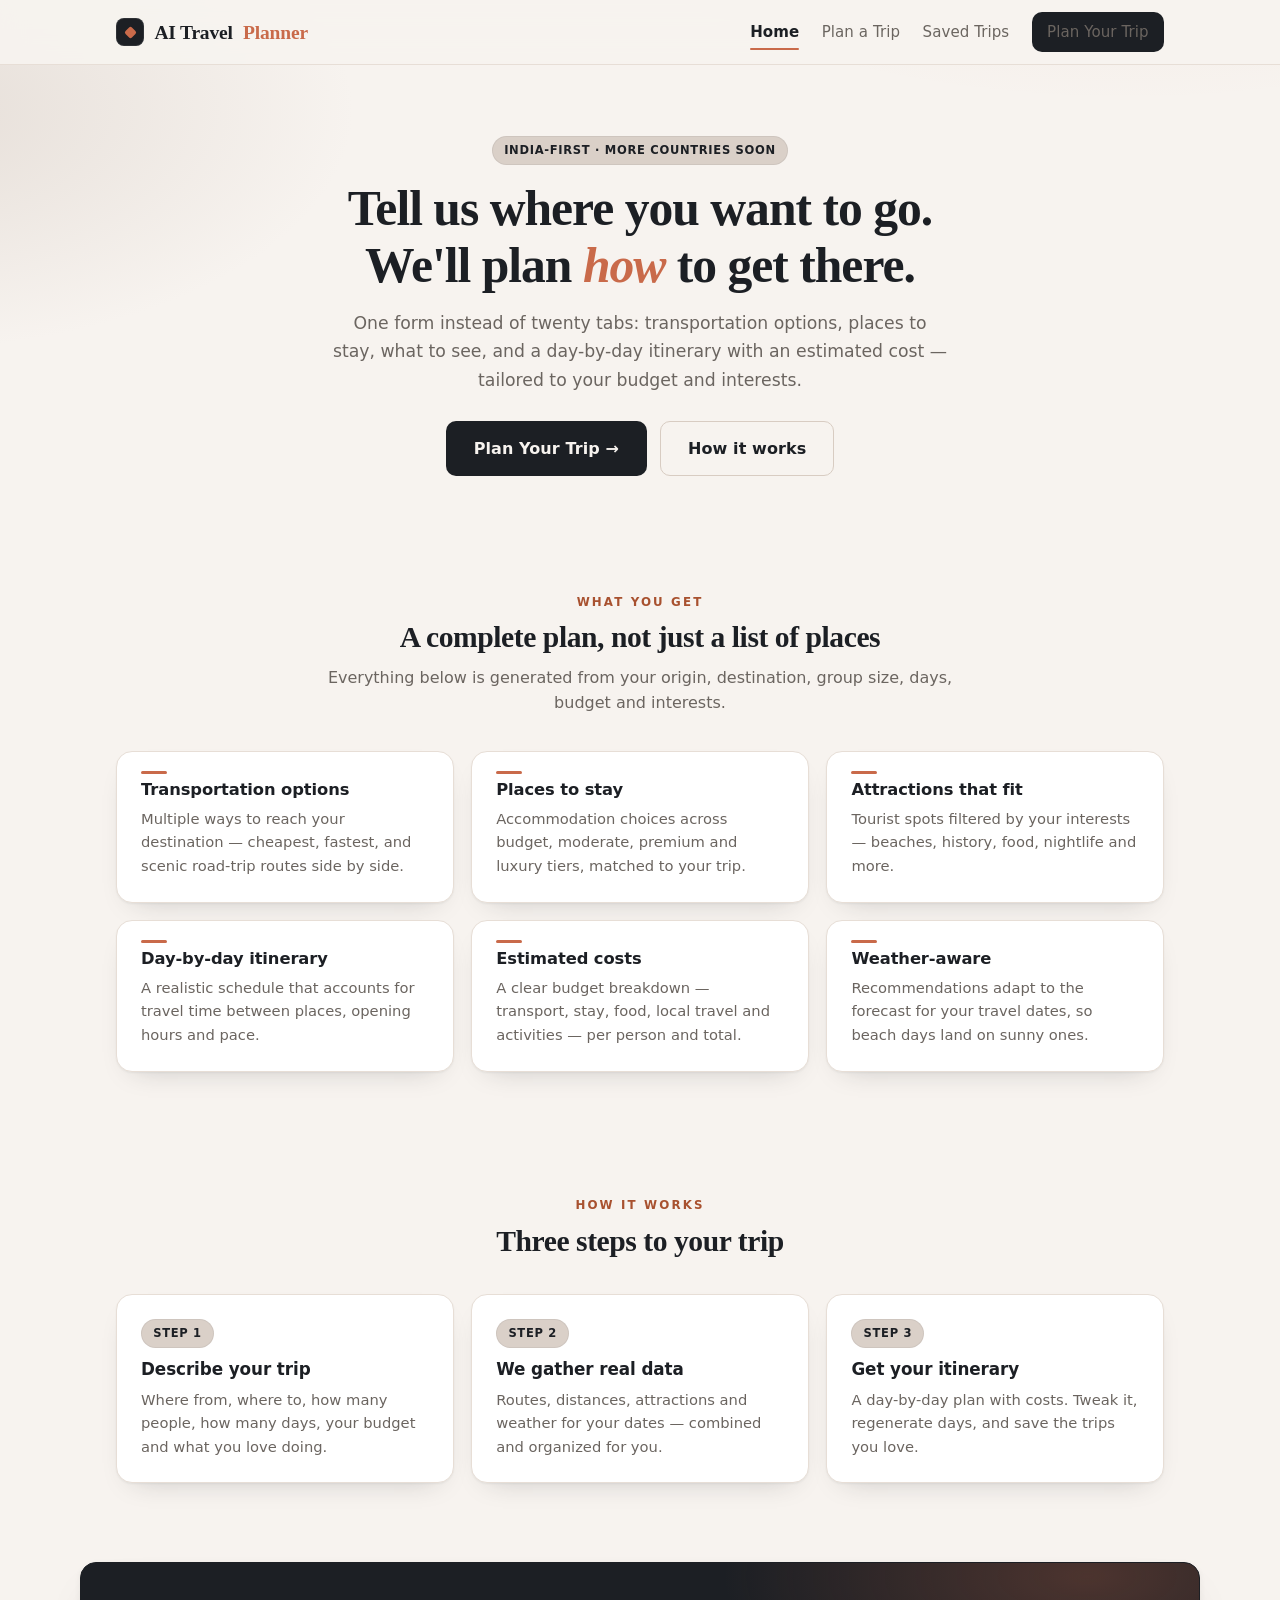
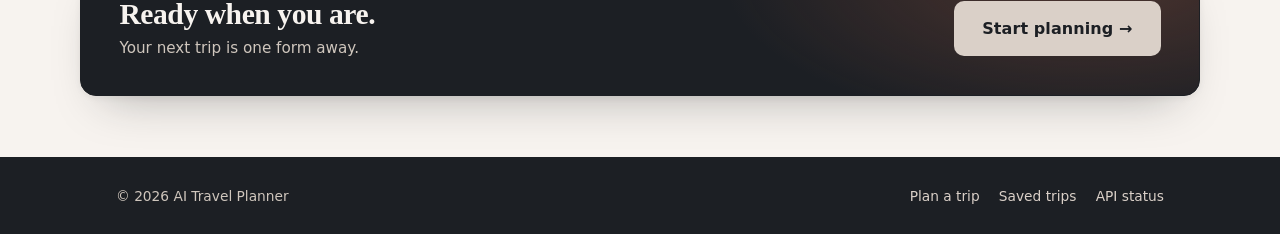
<file: client/index.html>
<!DOCTYPE html>
<html lang="en">
<head>
  <meta charset="UTF-8" />
  <meta name="viewport" content="width=device-width, initial-scale=1.0" />
  <title>AI Travel Planner — Plan smarter trips across India</title>
  <meta name="description" content="Enter where you're leaving from, where you're going, and your budget. Get transportation options, stays, attractions and a day-by-day itinerary." />
  <link rel="stylesheet" href="css/global.css" />
  <link rel="stylesheet" href="css/responsive.css" />
</head>
<body>
  <header class="site-header">
    <div class="container">
      <a class="logo" href="index.html">
        <span class="logo-mark" aria-hidden="true"></span> AI Travel <em>Planner</em>
      </a>
      <nav class="main-nav" id="main-nav">
        <a href="index.html">Home</a>
        <a href="pages/planner.html">Plan a Trip</a>
        <a href="pages/saved-trips.html">Saved Trips</a>
        <a class="btn btn-primary btn-sm nav-cta" href="pages/planner.html">Plan Your Trip</a>
      </nav>
      <button class="nav-toggle" type="button" aria-expanded="false" aria-controls="main-nav" aria-label="Menu">
        <span class="bar"></span>
        <span class="bar"></span>
        <span class="bar"></span>
      </button>
    </div>
  </header>

  <main>
    <!-- Hero -->
    <section class="hero">
      <div class="container hero-inner">
        <span class="badge">India-first · more countries soon</span>
        <h1>Tell us where you want to go.<br />We'll plan <em>how</em> to get there.</h1>
        <p class="hero-sub">
          One form instead of twenty tabs: transportation options, places to stay,
          what to see, and a day-by-day itinerary with an estimated cost —
          tailored to your budget and interests.
        </p>
        <div class="hero-actions">
          <a class="btn btn-primary btn-lg" href="pages/planner.html">Plan Your Trip →</a>
          <a class="btn btn-ghost btn-lg" href="#how-it-works">How it works</a>
        </div>
      </div>
    </section>

    <!-- What you get -->
    <section class="section">
      <div class="container">
        <div class="section-head">
          <span class="eyebrow">What you get</span>
          <h2>A complete plan, not just a list of places</h2>
          <p>Everything below is generated from your origin, destination, group size, days, budget and interests.</p>
        </div>
        <div class="grid grid-3 feature-grid">
          <div class="card">
            <h3>Transportation options</h3>
            <p>Multiple ways to reach your destination — cheapest, fastest, and scenic road-trip routes side by side.</p>
          </div>
          <div class="card">
            <h3>Places to stay</h3>
            <p>Accommodation choices across budget, moderate, premium and luxury tiers, matched to your trip.</p>
          </div>
          <div class="card">
            <h3>Attractions that fit</h3>
            <p>Tourist spots filtered by your interests — beaches, history, food, nightlife and more.</p>
          </div>
          <div class="card">
            <h3>Day-by-day itinerary</h3>
            <p>A realistic schedule that accounts for travel time between places, opening hours and pace.</p>
          </div>
          <div class="card">
            <h3>Estimated costs</h3>
            <p>A clear budget breakdown — transport, stay, food, local travel and activities — per person and total.</p>
          </div>
          <div class="card">
            <h3>Weather-aware</h3>
            <p>Recommendations adapt to the forecast for your travel dates, so beach days land on sunny ones.</p>
          </div>
        </div>
      </div>
    </section>

    <!-- How it works -->
    <section class="section" id="how-it-works">
      <div class="container">
        <div class="section-head">
          <span class="eyebrow">How it works</span>
          <h2>Three steps to your trip</h2>
        </div>
        <div class="grid grid-3 hero-steps">
          <div class="card">
            <span class="badge">Step 1</span>
            <h3>Describe your trip</h3>
            <p>Where from, where to, how many people, how many days, your budget and what you love doing.</p>
          </div>
          <div class="card">
            <span class="badge">Step 2</span>
            <h3>We gather real data</h3>
            <p>Routes, distances, attractions and weather for your dates — combined and organized for you.</p>
          </div>
          <div class="card">
            <span class="badge">Step 3</span>
            <h3>Get your itinerary</h3>
            <p>A day-by-day plan with costs. Tweak it, regenerate days, and save the trips you love.</p>
          </div>
        </div>
      </div>
    </section>

    <!-- CTA -->
    <section class="section cta-band">
      <div class="container cta-inner">
        <div>
          <h2>Ready when you are.</h2>
          <p>Your next trip is one form away.</p>
        </div>
        <a class="btn btn-primary btn-lg" href="pages/planner.html">Start planning →</a>
      </div>
    </section>
  </main>

  <footer class="site-footer">
    <div class="container">
      <span>© <span data-year>2026</span> AI Travel Planner</span>
      <nav>
        <a href="pages/planner.html">Plan a trip</a>
        <a href="pages/saved-trips.html">Saved trips</a>
        <a href="/api/health">API status</a>
      </nav>
    </div>
  </footer>

  <script src="js/utils.js"></script>
  <script src="js/api.js"></script>
  <script src="js/app.js"></script>
</body>
</html>
</file>
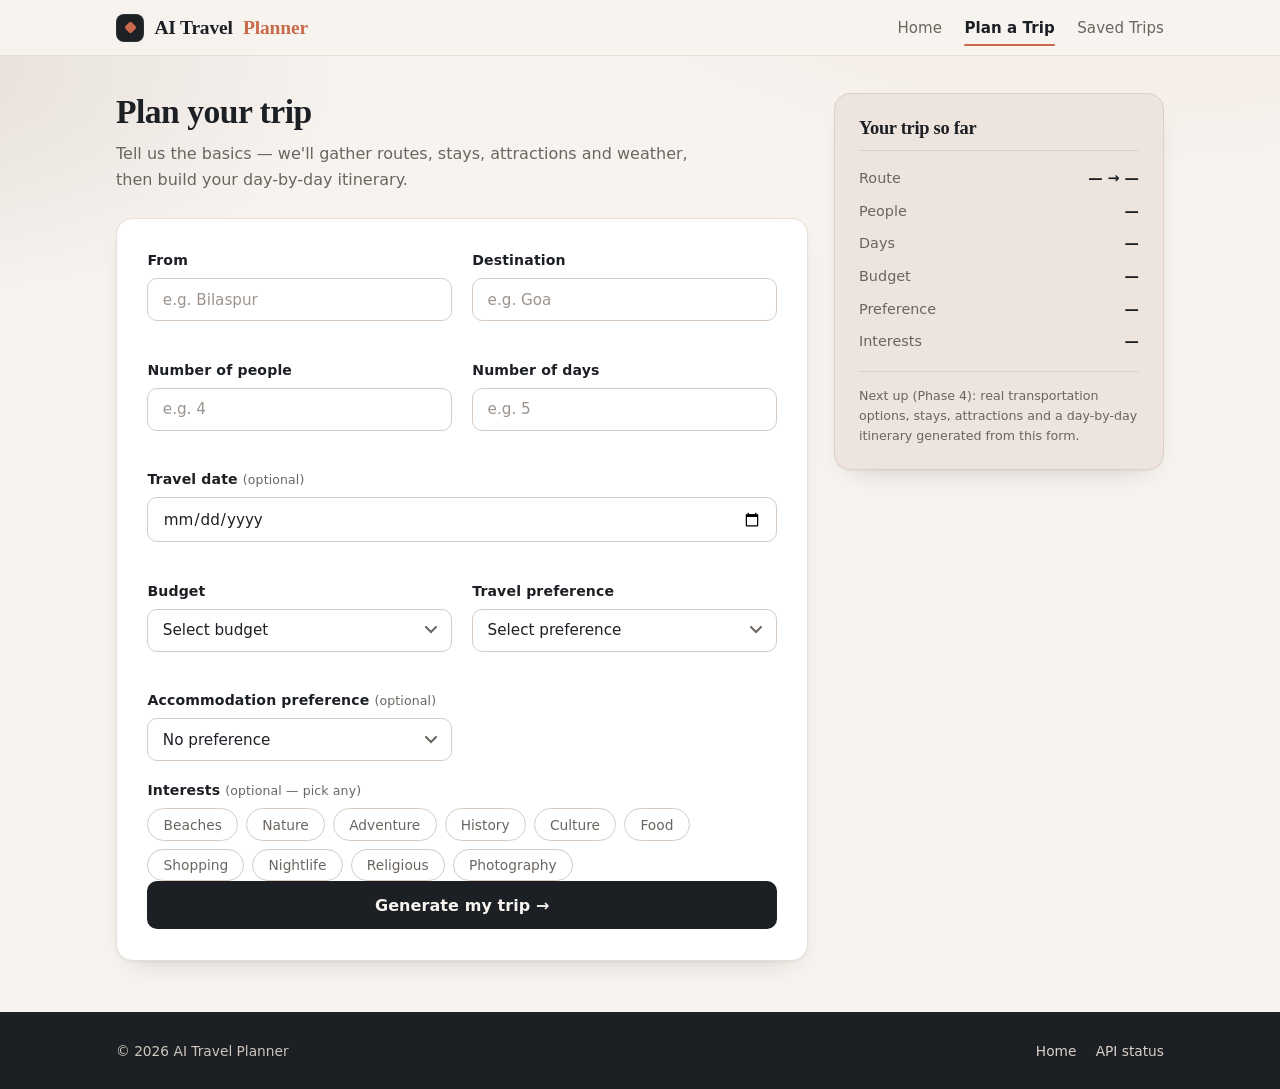
<file: client/pages/planner.html>
<!DOCTYPE html>
<html lang="en">
<head>
  <meta charset="UTF-8" />
  <meta name="viewport" content="width=device-width, initial-scale=1.0" />
  <title>Plan Your Trip — AI Travel Planner</title>
  <link rel="stylesheet" href="../css/global.css" />
  <link rel="stylesheet" href="../css/planner.css" />
  <link rel="stylesheet" href="../css/responsive.css" />
</head>
<body>
  <header class="site-header">
    <div class="container">
      <a class="logo" href="../index.html">
        <span class="logo-mark" aria-hidden="true"></span> AI Travel <em>Planner</em>
      </a>
      <nav class="main-nav" id="main-nav">
        <a href="../index.html">Home</a>
        <a href="planner.html">Plan a Trip</a>
        <a href="saved-trips.html">Saved Trips</a>
      </nav>
      <button class="nav-toggle" type="button" aria-expanded="false" aria-controls="main-nav" aria-label="Menu">
        <span class="bar"></span>
        <span class="bar"></span>
        <span class="bar"></span>
      </button>
    </div>
  </header>

  <main class="container">
    <div class="planner-layout">
      <!-- Form column -->
      <div>
        <div class="planner-intro">
          <h1>Plan your trip</h1>
          <p>Tell us the basics — we'll gather routes, stays, attractions and weather, then build your day-by-day itinerary.</p>
        </div>

        <form id="trip-form" class="card trip-form" novalidate>
          <div class="form-grid">
            <div class="form-field">
              <label for="from">From</label>
              <div class="suggest-wrap">
                <input type="text" id="from" name="from" placeholder="e.g. Bilaspur" autocomplete="off" />
                <ul class="suggest-list" role="listbox" hidden></ul>
              </div>
              <p class="field-error" id="err-from" aria-live="polite"></p>
            </div>

            <div class="form-field">
              <label for="to">Destination</label>
              <div class="suggest-wrap">
                <input type="text" id="to" name="to" placeholder="e.g. Goa" autocomplete="off" />
                <ul class="suggest-list" role="listbox" hidden></ul>
              </div>
              <p class="field-error" id="err-to" aria-live="polite"></p>
            </div>

            <div class="form-field">
              <label for="people">Number of people</label>
              <input type="number" id="people" name="people" min="1" max="20" step="1" placeholder="e.g. 4" />
              <p class="field-error" id="err-people" aria-live="polite"></p>
            </div>

            <div class="form-field">
              <label for="days">Number of days</label>
              <input type="number" id="days" name="days" min="1" max="30" step="1" placeholder="e.g. 5" />
              <p class="field-error" id="err-days" aria-live="polite"></p>
            </div>

            <div class="form-field span-2">
              <label for="date">Travel date <span class="optional">(optional)</span></label>
              <input type="date" id="date" name="date" />
              <p class="field-error" id="err-date" aria-live="polite"></p>
            </div>

            <div class="form-field">
              <label for="budget">Budget</label>
              <select id="budget" name="budget">
                <option value="" selected disabled>Select budget</option>
                <option value="budget">Budget</option>
                <option value="moderate">Moderate</option>
                <option value="luxury">Luxury</option>
                <option value="custom">Custom</option>
              </select>
              <p class="field-error" id="err-budget" aria-live="polite"></p>
            </div>

            <div class="form-field" id="custom-budget-wrap" hidden>
              <label for="custom-budget">Total budget (₹)</label>
              <input type="number" id="custom-budget" name="customBudget" min="1000" step="500" placeholder="e.g. 40000" />
              <p class="field-error" id="err-custom-budget" aria-live="polite"></p>
            </div>

            <div class="form-field">
              <label for="preference">Travel preference</label>
              <select id="preference" name="preference">
                <option value="" selected disabled>Select preference</option>
                <option value="cheapest">Cheapest</option>
                <option value="fastest">Fastest</option>
                <option value="balanced">Balanced</option>
                <option value="road_trip">Road Trip</option>
              </select>
            </div>

            <div class="form-field">
              <label for="stay">Accommodation preference <span class="optional">(optional)</span></label>
              <select id="stay" name="stay">
                <option value="" selected>No preference</option>
                <option value="budget">Budget</option>
                <option value="moderate">Moderate</option>
                <option value="premium">Premium</option>
                <option value="luxury">Luxury</option>
              </select>
            </div>

            <div class="form-field span-2">
              <label>Interests <span class="optional">(optional — pick any)</span></label>
              <div class="chip-row" id="interest-chips"></div>
            </div>
          </div>

          <div class="form-alert" id="form-alert" hidden></div>

          <button type="submit" class="btn btn-primary btn-lg btn-block" id="submit-btn">
            Generate my trip →
          </button>
        </form>
      </div>

      <!-- Live summary column -->
      <aside class="card trip-summary" aria-live="polite">
        <h2>Your trip so far</h2>
        <ul class="summary-list">
          <li><span class="k">Route</span><span class="v" id="sum-route">—</span></li>
          <li><span class="k">People</span><span class="v" id="sum-people">—</span></li>
          <li><span class="k">Days</span><span class="v" id="sum-days">—</span></li>
          <li><span class="k">Budget</span><span class="v" id="sum-budget">—</span></li>
          <li><span class="k">Preference</span><span class="v" id="sum-preference">—</span></li>
          <li><span class="k">Interests</span><span class="v" id="sum-interests">—</span></li>
        </ul>
        <p class="summary-note">
          Next up (Phase 4): real transportation options, stays, attractions and a
          day-by-day itinerary generated from this form.
        </p>
      </aside>
    </div>
  </main>

  <footer class="site-footer">
    <div class="container">
      <span>© <span data-year>2026</span> AI Travel Planner</span>
      <nav>
        <a href="../index.html">Home</a>
        <a href="/api/health">API status</a>
      </nav>
    </div>
  </footer>

  <script src="../js/utils.js"></script>
  <script src="../js/api.js"></script>
  <script src="../js/app.js"></script>
  <script src="../js/planner.js"></script>
</body>
</html>
</file>
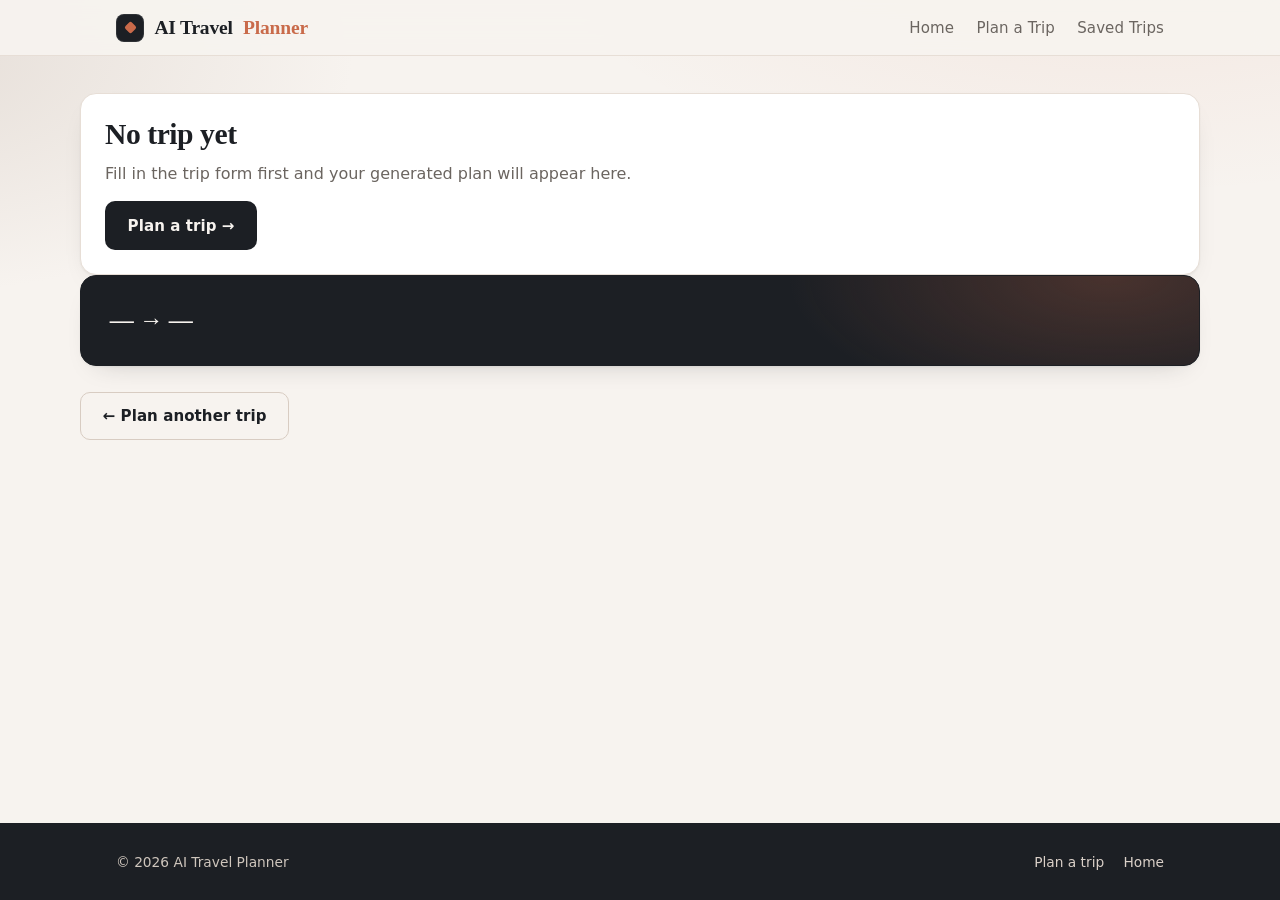
<file: client/pages/results.html>
<!DOCTYPE html>
<html lang="en">
<head>
  <meta charset="UTF-8" />
  <meta name="viewport" content="width=device-width, initial-scale=1.0" />
  <title>Your Trip — AI Travel Planner</title>
  <link rel="stylesheet" href="../css/global.css" />
  <link rel="stylesheet" href="../css/results.css" />
  <link rel="stylesheet" href="../css/responsive.css" />
</head>
<body>
  <header class="site-header">
    <div class="container">
      <a class="logo" href="../index.html">
        <span class="logo-mark" aria-hidden="true"></span> AI Travel <em>Planner</em>
      </a>
      <nav class="main-nav" id="main-nav">
        <a href="../index.html">Home</a>
        <a href="planner.html">Plan a Trip</a>
        <a href="saved-trips.html">Saved Trips</a>
      </nav>
      <button class="nav-toggle" type="button" aria-expanded="false" aria-controls="main-nav" aria-label="Menu">
        <span class="bar"></span>
        <span class="bar"></span>
        <span class="bar"></span>
      </button>
    </div>
  </header>

  <main class="container results-layout">
    <!-- Shown when opened directly without a trip -->
    <section class="card" id="empty-state" hidden>
      <h2>No trip yet</h2>
      <p style="color: var(--muted);">
        Fill in the trip form first and your generated plan will appear here.
      </p>
      <a class="btn btn-primary" href="planner.html">Plan a trip →</a>
    </section>

    <div id="trip-content">
      <section class="card trip-banner">
        <div class="route" id="banner-route">— → —</div>
        <div class="meta" id="banner-meta"></div>
      </section>

      <div class="results-grid" id="results-grid">
        <section class="card result-card" id="transport-card"></section>
        <section class="card result-card" id="stays-card"></section>
        <section class="card result-card full" id="itinerary-card"></section>
        <section class="card result-card full" id="budget-card"></section>
      </div>

      <p style="margin-top: 1.4rem;">
        <a class="btn btn-ghost" href="planner.html">← Plan another trip</a>
      </p>
    </div>
  </main>

  <footer class="site-footer">
    <div class="container">
      <span>© <span data-year>2026</span> AI Travel Planner</span>
      <nav>
        <a href="planner.html">Plan a trip</a>
        <a href="../index.html">Home</a>
      </nav>
    </div>
  </footer>

  <script src="../js/utils.js"></script>
  <script src="../js/api.js"></script>
  <script src="../js/app.js"></script>
  <script src="../js/results.js"></script>
</body>
</html>
</file>
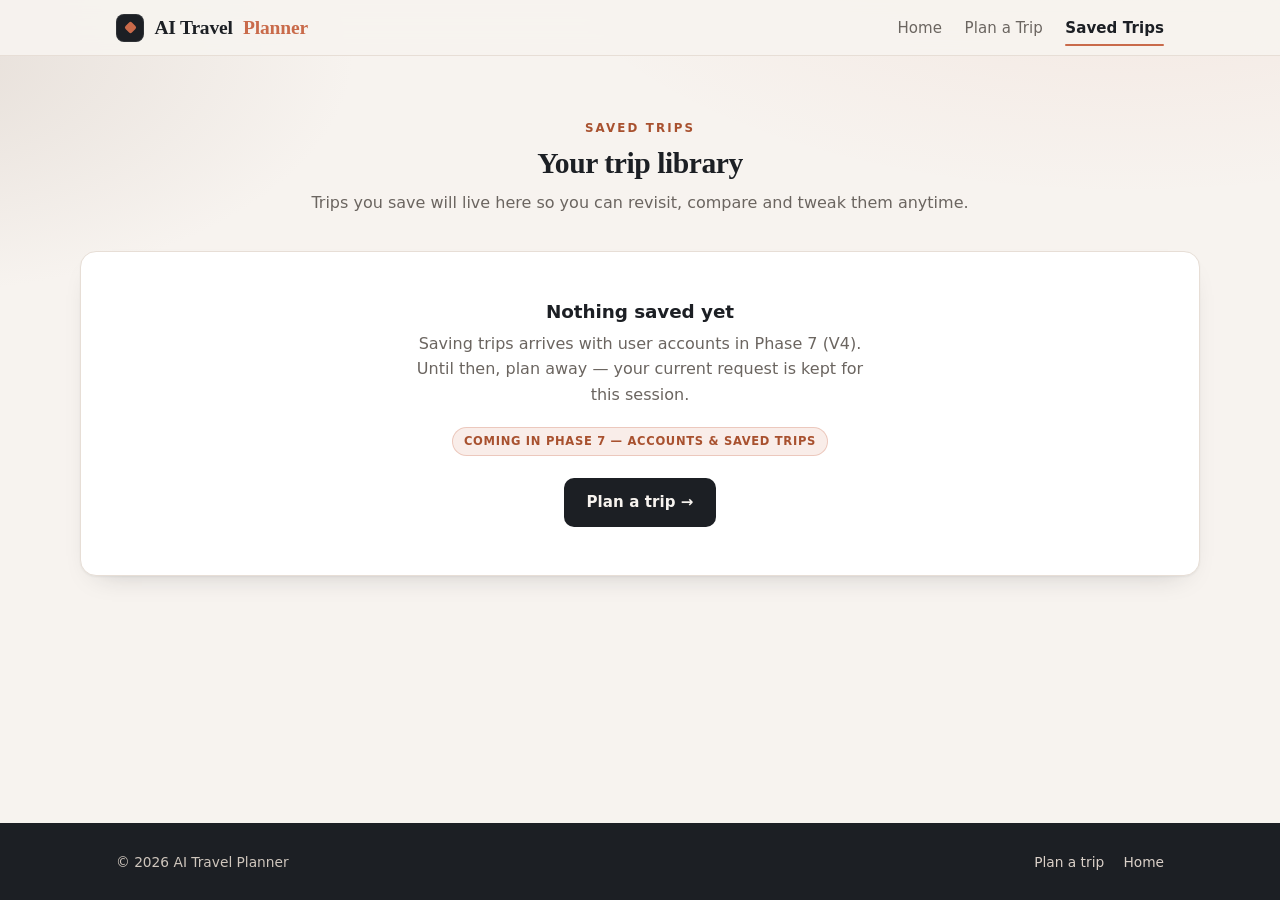
<file: client/pages/saved-trips.html>
<!DOCTYPE html>
<html lang="en">
<head>
  <meta charset="UTF-8" />
  <meta name="viewport" content="width=device-width, initial-scale=1.0" />
  <title>Saved Trips — AI Travel Planner</title>
  <link rel="stylesheet" href="../css/global.css" />
  <link rel="stylesheet" href="../css/responsive.css" />
</head>
<body>
  <header class="site-header">
    <div class="container">
      <a class="logo" href="../index.html">
        <span class="logo-mark" aria-hidden="true"></span> AI Travel <em>Planner</em>
      </a>
      <nav class="main-nav" id="main-nav">
        <a href="../index.html">Home</a>
        <a href="planner.html">Plan a Trip</a>
        <a href="saved-trips.html">Saved Trips</a>
      </nav>
      <button class="nav-toggle" type="button" aria-expanded="false" aria-controls="main-nav" aria-label="Menu">
        <span class="bar"></span>
        <span class="bar"></span>
        <span class="bar"></span>
      </button>
    </div>
  </header>

  <main class="container section">
    <div class="section-head">
      <span class="eyebrow">Saved Trips</span>
      <h2>Your trip library</h2>
      <p>Trips you save will live here so you can revisit, compare and tweak them anytime.</p>
    </div>

    <div class="card" style="text-align: center; padding: 3rem 1.5rem;">
      <h3 style="font-size: 1.15rem;">Nothing saved yet</h3>
      <p style="color: var(--muted); max-width: 460px; margin: 0.4rem auto 1.2rem;">
        Saving trips arrives with user accounts in Phase 7 (V4).
        Until then, plan away — your current request is kept for this session.
      </p>
      <span class="badge soon">Coming in Phase 7 — Accounts &amp; Saved Trips</span>
      <p style="margin-top: 1.4rem;">
        <a class="btn btn-primary" href="planner.html">Plan a trip →</a>
      </p>
    </div>
  </main>

  <footer class="site-footer">
    <div class="container">
      <span>© <span data-year>2026</span> AI Travel Planner</span>
      <nav>
        <a href="planner.html">Plan a trip</a>
        <a href="../index.html">Home</a>
      </nav>
    </div>
  </footer>

  <script src="../js/utils.js"></script>
  <script src="../js/api.js"></script>
  <script src="../js/app.js"></script>
</body>
</html>
</file>
<file: client/css/global.css>
/* ============================================================
   AI Travel Planner — global.css
   Warm editorial theme.
     primary   #1C1F24  (charcoal ink)
     secondary #C96A4A  (terracotta)
     highlight #DAD0C8  (sand)
   Tokens, base typography, header/nav, buttons, cards,
   sections and footer. Page styles live in planner.css and
   results.css; breakpoints and the mobile nav in responsive.css.
   ============================================================ */

:root {
  /* Brand */
  --ink: #1c1f24;
  --ink-soft: #2b2f36;
  --accent: #c96a4a;
  --accent-strong: #a8512f;
  --accent-soft: rgba(201, 106, 74, 0.12);
  --highlight: #dad0c8;
  --highlight-soft: #ece4dd;

  /* Surfaces */
  --bg: #f7f3ef;
  --bg-soft: #efe8e1;
  --card: #ffffff;
  --card-hover: #fbf8f5;
  --border: #e7ded6;
  --border-strong: #d8ccc2;

  /* Text */
  --text: #1c1f24;
  --muted: #6b6560;
  --on-dark: #f7f3ef;
  --on-dark-muted: #cfc6bd;

  /* State */
  --danger: #b3402f;
  --danger-soft: rgba(179, 64, 47, 0.09);
  --success: #3f7a5e;

  /* Shape */
  --radius: 10px;
  --radius-lg: 16px;
  --shadow: 0 1px 2px rgba(28, 31, 36, 0.05), 0 12px 28px -18px rgba(28, 31, 36, 0.28);
  --shadow-lg: 0 2px 6px rgba(28, 31, 36, 0.06), 0 24px 48px -24px rgba(28, 31, 36, 0.34);

  /* Type */
  --font-body: "Inter", "Segoe UI Variable Text", "Segoe UI", system-ui, -apple-system,
    "Helvetica Neue", Arial, sans-serif;
  --font-display: "Iowan Old Style", "Palatino Linotype", Palatino, "Book Antiqua", Georgia,
    "Times New Roman", serif;
}

* { box-sizing: border-box; }

/* The hidden attribute must always win, even over display rules on classes */
[hidden] { display: none !important; }

html {
  scroll-behavior: smooth;
  -webkit-text-size-adjust: 100%;
}

body {
  margin: 0;
  min-height: 100vh;
  display: flex;
  flex-direction: column;
  font-family: var(--font-body);
  font-size: 1rem;
  line-height: 1.6;
  background:
    radial-gradient(980px 460px at 88% -10%, rgba(201, 106, 74, 0.1), transparent 62%),
    radial-gradient(760px 400px at -8% 6%, rgba(218, 208, 200, 0.6), transparent 60%),
    var(--bg);
  color: var(--text);
}

main { flex: 1; }

img { max-width: 100%; display: block; }

a { color: var(--accent-strong); text-decoration: none; }
a:hover { text-decoration: underline; text-underline-offset: 3px; }

h1, h2 {
  font-family: var(--font-display);
  font-weight: 600;
  letter-spacing: -0.015em;
  line-height: 1.14;
  margin: 0 0 0.6rem;
  color: var(--text);
}

h1 { font-size: clamp(1.9rem, 4.4vw, 2.9rem); }
h2 { font-size: clamp(1.4rem, 2.8vw, 1.85rem); }

h3, h4 {
  font-family: var(--font-body);
  font-weight: 600;
  line-height: 1.3;
  letter-spacing: -0.005em;
  margin: 0 0 0.4rem;
}

h3 { font-size: 1.05rem; }
h4 { font-size: 0.95rem; }

p { margin: 0 0 0.9rem; }
p:last-child { margin-bottom: 0; }

.container {
  width: min(1120px, 100%);
  margin: 0 auto;
  padding-left: clamp(1rem, 4vw, 2.25rem);
  padding-right: clamp(1rem, 4vw, 2.25rem);
}

/* ---------- Header ---------- */
.site-header {
  position: sticky;
  top: 0;
  z-index: 50;
  background: rgba(247, 243, 239, 0.92);
  backdrop-filter: blur(12px);
  border-bottom: 1px solid var(--border);
}

.site-header .container {
  display: flex;
  align-items: center;
  justify-content: space-between;
  gap: 1rem;
  padding-top: 0.75rem;
  padding-bottom: 0.75rem;
}

.logo {
  display: inline-flex;
  align-items: center;
  gap: 0.65rem;
  font-family: var(--font-display);
  font-weight: 600;
  font-size: 1.22rem;
  letter-spacing: -0.01em;
  color: var(--text);
  white-space: nowrap;
}
.logo:hover { text-decoration: none; }

/* Wordmark mark: sand tile with a terracotta diamond */
.logo-mark {
  flex: 0 0 auto;
  width: 28px;
  height: 28px;
  border-radius: 8px;
  background: var(--ink);
  display: inline-grid;
  place-items: center;
  box-shadow: inset 0 0 0 1px rgba(255, 255, 255, 0.08);
}
.logo-mark::before {
  content: "";
  width: 9px;
  height: 9px;
  border-radius: 2px;
  background: var(--accent);
  transform: rotate(45deg);
}

.logo em { font-style: normal; color: var(--accent); }

/* Desktop nav; becomes a slide-down panel under 900px (responsive.css) */
.main-nav {
  display: flex;
  align-items: center;
  gap: 1.4rem;
}

.main-nav a {
  position: relative;
  color: var(--muted);
  font-weight: 500;
  font-size: 0.94rem;
  letter-spacing: 0.005em;
  white-space: nowrap;
}
.main-nav a:hover { color: var(--text); text-decoration: none; }
.main-nav a.active { color: var(--text); font-weight: 600; }
.main-nav a.active::after {
  content: "";
  position: absolute;
  left: 0;
  right: 0;
  bottom: -6px;
  height: 2px;
  border-radius: 2px;
  background: var(--accent);
}
.main-nav a.nav-cta.active::after { display: none; }

/* Hamburger button — hidden on desktop */
.nav-toggle {
  display: none;
  flex-direction: column;
  justify-content: center;
  gap: 5px;
  width: 42px;
  height: 42px;
  padding: 0 9px;
  border: 1px solid var(--border-strong);
  border-radius: 10px;
  background: var(--card);
  cursor: pointer;
}

.nav-toggle .bar {
  display: block;
  width: 100%;
  height: 2px;
  border-radius: 2px;
  background: var(--ink);
  transition: transform 0.2s ease, opacity 0.2s ease;
}

/* Open state: bars form an X */
.nav-toggle[aria-expanded="true"] .bar:nth-child(1) { transform: translateY(7px) rotate(45deg); }
.nav-toggle[aria-expanded="true"] .bar:nth-child(2) { opacity: 0; }
.nav-toggle[aria-expanded="true"] .bar:nth-child(3) { transform: translateY(-7px) rotate(-45deg); }

/* ---------- Buttons ---------- */
.btn {
  display: inline-flex;
  align-items: center;
  justify-content: center;
  gap: 0.45rem;
  padding: 0.7rem 1.35rem;
  border-radius: var(--radius);
  border: 1px solid transparent;
  font-family: inherit;
  font-size: 0.94rem;
  font-weight: 600;
  letter-spacing: 0.005em;
  cursor: pointer;
  transition: background 0.15s ease, border-color 0.15s ease, color 0.15s ease,
    transform 0.1s ease;
  text-decoration: none;
}
.btn:hover { text-decoration: none; }
.btn:active { transform: translateY(1px); }

.btn-primary {
  background: var(--ink);
  color: var(--on-dark);
}
.btn-primary:hover { background: var(--ink-soft); }

.btn-accent {
  background: var(--accent);
  color: #fff8f5;
}
.btn-accent:hover { background: var(--accent-strong); }

.btn-ghost {
  background: transparent;
  color: var(--ink);
  border-color: var(--border-strong);
}
.btn-ghost:hover { border-color: var(--ink); color: var(--ink); background: var(--highlight-soft); }

.btn-lg { padding: 0.85rem 1.7rem; font-size: 1rem; }
.btn-sm { padding: 0.45rem 0.9rem; font-size: 0.86rem; }
.btn-block { width: 100%; }

/* ---------- Cards & badges ---------- */
.card {
  background: var(--card);
  border: 1px solid var(--border);
  border-radius: var(--radius-lg);
  padding: 1.5rem;
  box-shadow: var(--shadow);
}

.badge {
  display: inline-block;
  padding: 0.28rem 0.7rem;
  border-radius: 999px;
  font-size: 0.72rem;
  font-weight: 700;
  letter-spacing: 0.06em;
  text-transform: uppercase;
  background: var(--highlight);
  color: var(--ink);
  border: 1px solid rgba(28, 31, 36, 0.06);
}
.badge.soon {
  background: var(--accent-soft);
  color: var(--accent-strong);
  border-color: rgba(201, 106, 74, 0.28);
}

/* ---------- Sections ---------- */
.section { padding: clamp(2.4rem, 6vw, 3.9rem) 0; }
.section-head { text-align: center; max-width: 660px; margin: 0 auto 2.2rem; }
.section-head .eyebrow {
  display: block;
  color: var(--accent-strong);
  font-weight: 700;
  font-size: 0.74rem;
  letter-spacing: 0.18em;
  text-transform: uppercase;
  margin-bottom: 0.6rem;
}
.section-head p { color: var(--muted); margin: 0.5rem 0 0; font-size: 1rem; }

.grid { display: grid; gap: 1.1rem; }
.grid-3 { grid-template-columns: repeat(3, 1fr); }
.grid-2 { grid-template-columns: repeat(2, 1fr); }

/* ---------- Landing: hero, features, CTA ---------- */
.hero { padding: clamp(2.8rem, 7vw, 4.4rem) 0 clamp(2.2rem, 5vw, 3.4rem); }

.hero-inner { max-width: 780px; text-align: center; }

.hero h1 {
  font-size: clamp(2rem, 5vw, 3.1rem);
  margin: 1rem 0 0.9rem;
  letter-spacing: -0.02em;
}
.hero h1 em { font-style: italic; color: var(--accent); }

.hero-sub {
  color: var(--muted);
  font-size: clamp(1rem, 1.9vw, 1.08rem);
  line-height: 1.65;
  max-width: 620px;
  margin: 0 auto 1.7rem;
}

.hero-actions {
  display: flex;
  gap: 0.8rem;
  justify-content: center;
  flex-wrap: wrap;
}

.hero-steps .card .badge { margin-bottom: 0.7rem; }
.hero-steps .card h3 { font-size: 1.05rem; }
.hero-steps .card p {
  color: var(--muted);
  font-size: 0.92rem;
  margin: 0;
  line-height: 1.6;
}

/* Feature cards: a short terracotta rule replaces the old icons */
.feature-grid .card {
  position: relative;
  padding-top: 1.7rem;
}
.feature-grid .card::before {
  content: "";
  position: absolute;
  top: 1.15rem;
  left: 1.5rem;
  width: 26px;
  height: 3px;
  border-radius: 2px;
  background: var(--accent);
}
.feature-grid .card h3 { font-size: 1.02rem; }
.feature-grid .card p {
  color: var(--muted);
  font-size: 0.92rem;
  margin: 0;
  line-height: 1.6;
}

.cta-band { padding: 1rem 0 clamp(2.4rem, 6vw, 3.8rem); }
.cta-inner {
  display: flex;
  align-items: center;
  justify-content: space-between;
  gap: 1.4rem;
  flex-wrap: wrap;
  background:
    radial-gradient(520px 220px at 90% 10%, rgba(201, 106, 74, 0.28), transparent 70%),
    var(--ink);
  border: 1px solid var(--ink);
  border-radius: var(--radius-lg);
  padding: clamp(1.6rem, 3vw, 2.2rem) clamp(1.4rem, 3vw, 2.4rem);
  box-shadow: var(--shadow-lg);
}
.cta-inner h2 { color: var(--on-dark); margin-bottom: 0.25rem; }
.cta-inner p { color: var(--on-dark-muted); margin: 0; font-size: 0.95rem; }
.cta-inner .btn-primary {
  background: var(--highlight);
  color: var(--ink);
}
.cta-inner .btn-primary:hover { background: #e9e0d9; }

/* ---------- Footer ---------- */
.site-footer {
  border-top: 1px solid var(--ink);
  background: var(--ink);
  padding: 1.7rem 0;
  color: var(--on-dark-muted);
  font-size: 0.86rem;
}
.site-footer .container {
  display: flex;
  align-items: center;
  justify-content: space-between;
  gap: 1rem;
  flex-wrap: wrap;
}
.site-footer nav { display: flex; gap: 1.2rem; }
.site-footer a { color: var(--highlight); }
.site-footer a:hover { color: #fff; text-decoration: none; }
</file>
<file: client/css/responsive.css>
/* ============================================================
   AI Travel Planner — responsive.css
   Breakpoints + the mobile slide-down navigation.
   Loaded last so it overrides page styles.
   ============================================================ */

/* ---------- Tablet and below: hamburger takes over ---------- */
@media (max-width: 900px) {
  .grid-3 { grid-template-columns: repeat(2, 1fr); }
  .grid-2 { grid-template-columns: 1fr; }

  /* --- Hamburger button visible --- */
  .nav-toggle { display: flex; }

  /* --- Nav becomes a slide-down panel --- */
  .main-nav {
    position: absolute;
    top: 100%;
    left: 0;
    right: 0;
    flex-direction: column;
    align-items: stretch;
    gap: 0.15rem;
    padding: 0.6rem clamp(1rem, 4vw, 2.25rem) 1.1rem;
    background: var(--card);
    border-bottom: 1px solid var(--border);
    box-shadow: var(--shadow-lg);
    display: none;
  }

  .main-nav.open { display: flex; }

  .main-nav a {
    padding: 0.78rem 0.9rem;
    border-radius: var(--radius);
    font-size: 1rem;
  }

  .main-nav a:hover { background: var(--bg-soft); color: var(--text); }
  .main-nav a.active { background: var(--highlight-soft); color: var(--text); }
  .main-nav a.active::after { display: none; }

  .main-nav .nav-cta {
    display: inline-flex;
    margin-top: 0.6rem;
    color: var(--on-dark);
  }
  .main-nav .nav-cta:hover { background: var(--ink-soft); color: var(--on-dark); }

  /* --- Layout breathing room --- */
  .planner-layout {
    grid-template-columns: 1fr;
    gap: 1.3rem;
  }
  .trip-summary {
    position: static;
    order: -1;
  }

  .results-grid { grid-template-columns: 1fr; }

  .feature-grid .card { padding-top: 1.6rem; }
}

/* ---------- Phones ---------- */
@media (max-width: 640px) {
  .grid-3,
  .grid-2 { grid-template-columns: 1fr; }

  .hero-inner { text-align: left; }
  .hero h1 { font-size: clamp(1.75rem, 8vw, 2.3rem); }
  .hero-actions { flex-direction: column; align-items: stretch; }
  .hero-actions .btn { width: 100%; }

  .hero-steps { grid-template-columns: 1fr; }

  .section-head { text-align: left; margin-bottom: 1.7rem; }

  .form-grid { grid-template-columns: 1fr; }
  .form-field.span-2 { grid-column: span 1; }

  .trip-banner {
    flex-direction: column;
    align-items: flex-start;
    padding: 1.3rem 1.25rem;
  }
  .trip-banner .route { font-size: 1.15rem; flex-wrap: wrap; }

  .result-card { padding: 1.25rem; }
  .result-card h2 { font-size: 1.12rem; }

  .option-head { gap: 0.35rem; }

  .cta-inner {
    flex-direction: column;
    align-items: flex-start;
    padding: 1.6rem 1.3rem;
  }
  .cta-inner .btn { width: 100%; }

  .site-footer .container { flex-direction: column; align-items: flex-start; }
  .site-footer nav { flex-wrap: wrap; gap: 1rem; }
}
</file>
<file: client/css/planner.css>
/* ============================================================
   AI Travel Planner — planner.css
   Trip planner form page: charcoal / terracotta / sand theme.
   ============================================================ */

.planner-layout {
  display: grid;
  grid-template-columns: minmax(0, 1fr) 330px;
  gap: 1.6rem;
  align-items: start;
  padding: 2.3rem 0 3.2rem;
}

.planner-intro { margin-bottom: 1.6rem; }
.planner-intro h1 { font-size: clamp(1.7rem, 3.4vw, 2.1rem); }
.planner-intro p { color: var(--muted); margin: 0.4rem 0 0; max-width: 60ch; }

/* ---------- Form card ---------- */
.trip-form { padding: clamp(1.25rem, 3vw, 1.9rem); }

.form-grid {
  display: grid;
  grid-template-columns: 1fr 1fr;
  gap: 1.15rem 1.25rem;
}

.form-field { display: flex; flex-direction: column; gap: 0.4rem; }
.form-field.span-2 { grid-column: span 2; }

.form-field label {
  font-weight: 600;
  font-size: 0.88rem;
  letter-spacing: 0.01em;
  color: var(--text);
}
.form-field label .optional {
  color: var(--muted);
  font-weight: 400;
  font-size: 0.78rem;
}

.form-field input[type="text"],
.form-field input[type="number"],
.form-field input[type="date"],
.form-field select,
.form-field textarea {
  width: 100%;
  padding: 0.72rem 0.9rem;
  border-radius: var(--radius);
  border: 1px solid var(--border-strong);
  background: #fff;
  color: var(--text);
  font-family: inherit;
  font-size: 0.95rem;
  transition: border-color 0.15s ease, box-shadow 0.15s ease;
}

.form-field input:hover,
.form-field select:hover,
.form-field textarea:hover { border-color: #c6b7ab; }

.form-field input:focus,
.form-field select:focus,
.form-field textarea:focus {
  outline: none;
  border-color: var(--accent);
  box-shadow: 0 0 0 3px var(--accent-soft);
}

.form-field input::placeholder,
.form-field textarea::placeholder { color: #9c948d; }

.form-field select {
  appearance: none;
  background-image: url("data:image/svg+xml;charset=UTF-8,%3Csvg xmlns='http://www.w3.org/2000/svg' width='12' height='8' viewBox='0 0 12 8'%3E%3Cpath d='M1 1l5 5 5-5' stroke='%236b6560' stroke-width='2' fill='none' stroke-linecap='round'/%3E%3C/svg%3E");
  background-repeat: no-repeat;
  background-position: right 0.9rem center;
  padding-right: 2.4rem;
}

.field-hint {
  color: var(--muted);
  font-size: 0.79rem;
  margin: 0;
}

.field-error {
  color: var(--danger);
  font-size: 0.8rem;
  min-height: 1em;
  margin: 0;
}

.form-field.invalid input,
.form-field.invalid select {
  border-color: var(--danger);
  box-shadow: 0 0 0 3px var(--danger-soft);
}

/* Autocomplete suggestions */
.suggest-wrap { position: relative; }

.suggest-list {
  position: absolute;
  z-index: 30;
  top: calc(100% + 4px);
  left: 0;
  right: 0;
  margin: 0;
  padding: 0.3rem;
  list-style: none;
  background: var(--card);
  border: 1px solid var(--border-strong);
  border-radius: var(--radius);
  box-shadow: var(--shadow-lg);
  max-height: 260px;
  overflow-y: auto;
}

.suggest-list li {
  padding: 0.55rem 0.7rem;
  border-radius: 8px;
  cursor: pointer;
  font-size: 0.9rem;
}
.suggest-list li:hover,
.suggest-list li[aria-selected="true"] {
  background: var(--highlight-soft);
}
.suggest-list .suggest-sub {
  display: block;
  color: var(--muted);
  font-size: 0.77rem;
}
.suggest-empty {
  padding: 0.55rem 0.7rem;
  color: var(--muted);
  font-size: 0.85rem;
}

/* ---------- Interest chips ---------- */
.chip-row {
  display: flex;
  flex-wrap: wrap;
  gap: 0.5rem;
}

.chip {
  padding: 0.45rem 0.95rem;
  border-radius: 999px;
  border: 1px solid var(--border-strong);
  background: #fff;
  color: var(--muted);
  font-family: inherit;
  font-size: 0.86rem;
  font-weight: 500;
  cursor: pointer;
  transition: background 0.12s ease, border-color 0.12s ease, color 0.12s ease;
}

.chip:hover { border-color: var(--ink); color: var(--ink); }

.chip[aria-pressed="true"] {
  background: var(--highlight);
  border-color: var(--ink);
  color: var(--ink);
  font-weight: 600;
}

/* ---------- Summary sidebar ---------- */
.trip-summary {
  position: sticky;
  top: 88px;
  padding: 1.5rem;
  background: var(--highlight-soft);
  border-color: var(--highlight);
}
.trip-summary h2 {
  font-size: 1.15rem;
  margin-bottom: 1rem;
  padding-bottom: 0.7rem;
  border-bottom: 1px solid var(--highlight);
}

.summary-list {
  margin: 0;
  padding: 0;
  list-style: none;
  display: flex;
  flex-direction: column;
  gap: 0.6rem;
}

.summary-list li {
  display: flex;
  justify-content: space-between;
  gap: 0.8rem;
  font-size: 0.9rem;
}
.summary-list .k { color: var(--muted); }
.summary-list .v { font-weight: 600; text-align: right; }
.summary-list .v.placeholder { color: #9c948d; font-weight: 400; }

.summary-note {
  margin: 1.1rem 0 0;
  padding-top: 0.9rem;
  border-top: 1px solid var(--highlight);
  color: var(--muted);
  font-size: 0.79rem;
  line-height: 1.55;
}

/* ---------- Alert ---------- */
.form-alert {
  margin-top: 1.2rem;
  padding: 0.85rem 1rem;
  border-radius: var(--radius);
  border: 1px solid rgba(179, 64, 47, 0.32);
  background: var(--danger-soft);
  color: var(--danger);
  font-size: 0.9rem;
  line-height: 1.5;
}
.form-alert[hidden] { display: none; }

/* ---------- Loading state ---------- */
.btn .spinner {
  width: 1em;
  height: 1em;
  border: 2px solid currentColor;
  border-right-color: transparent;
  border-radius: 50%;
  animation: spin 0.7s linear infinite;
}
@keyframes spin { to { transform: rotate(360deg); } }

.form-card-loading { opacity: 0.65; pointer-events: none; }
</file>
<file: client/css/results.css>
/* ============================================================
   AI Travel Planner — results.css
   Trip results page: charcoal / terracotta / sand theme.
   ============================================================ */

.results-layout { padding: 2.3rem 0 3.2rem; }

/* ---------- Trip summary banner (dark, sand accents) ---------- */
.trip-banner {
  display: flex;
  align-items: center;
  justify-content: space-between;
  gap: 1.2rem;
  flex-wrap: wrap;
  padding: 1.6rem 1.8rem;
  margin-bottom: 1.6rem;
  background:
    radial-gradient(460px 200px at 92% 0%, rgba(201, 106, 74, 0.26), transparent 70%),
    var(--ink);
  border-color: var(--ink);
}

.trip-banner .route {
  display: flex;
  align-items: center;
  gap: 0.7rem;
  font-family: var(--font-display);
  font-size: clamp(1.2rem, 2.6vw, 1.5rem);
  font-weight: 600;
  letter-spacing: -0.01em;
  color: var(--on-dark);
}

.trip-banner .route .arrow { color: var(--accent); }

.trip-banner .meta {
  display: flex;
  gap: 0.5rem;
  flex-wrap: wrap;
}

/* ---------- Result cards & option rows ---------- */
.result-card h2 {
  font-size: 1.25rem;
  margin-bottom: 1rem;
  padding-bottom: 0.65rem;
  border-bottom: 1px solid var(--border);
}

.option-card {
  border: 1px solid var(--border);
  border-left: 3px solid var(--highlight);
  border-radius: var(--radius);
  padding: 0.9rem 1rem;
  margin-bottom: 0.8rem;
  background: var(--card-hover);
}

.option-head {
  display: flex;
  justify-content: space-between;
  align-items: baseline;
  gap: 0.8rem;
  flex-wrap: wrap;
}

.option-head strong {
  font-size: 0.98rem;
  font-weight: 600;
}

.option-cost {
  color: var(--accent-strong);
  font-weight: 700;
  font-size: 0.95rem;
  white-space: nowrap;
}

.route-steps {
  display: flex;
  flex-direction: column;
  gap: 0.15rem;
  margin-top: 0.5rem;
  font-size: 0.89rem;
  color: var(--muted);
}
.route-steps .route-arrow { color: var(--accent); font-size: 0.78rem; }

.option-notes,
.stay-row .option-notes {
  color: var(--muted);
  font-size: 0.84rem;
  line-height: 1.55;
  margin: 0.45rem 0 0;
}

.option-card .muted,
.result-card .muted { color: var(--muted); font-size: 0.88rem; }

.stay-row {
  border: 1px solid var(--border);
  border-left: 3px solid var(--highlight);
  border-radius: var(--radius);
  padding: 0.8rem 1rem;
  margin-bottom: 0.7rem;
  background: var(--card-hover);
  display: flex;
  justify-content: space-between;
  align-items: baseline;
  gap: 0.8rem;
  flex-wrap: wrap;
}
.stay-row strong { font-size: 0.95rem; font-weight: 600; }
.stay-row .option-notes { width: 100%; }

/* ---------- Budget table ---------- */
.budget-table { display: flex; flex-direction: column; }

.budget-row {
  display: flex;
  justify-content: space-between;
  padding: 0.55rem 0;
  border-bottom: 1px dashed var(--highlight);
  font-size: 0.93rem;
}
.budget-row .budget-val { font-weight: 600; font-variant-numeric: tabular-nums; }

.budget-total {
  border-bottom: none;
  border-top: 2px solid var(--ink);
  margin-top: 0.25rem;
  padding-top: 0.75rem;
  font-weight: 700;
  font-size: 1rem;
}

.budget-per-person {
  display: inline-block;
  align-self: flex-start;
  margin: 0.8rem 0 0;
  padding: 0.3rem 0.75rem;
  border-radius: 999px;
  background: var(--highlight);
  color: var(--ink);
  font-weight: 600;
  font-size: 0.86rem;
}

.budget-note {
  color: var(--muted);
  font-size: 0.77rem;
  margin: 0.7rem 0 0;
}

.results-grid {
  display: grid;
  grid-template-columns: 1fr 1fr;
  gap: 1.2rem;
}
.results-grid .full { grid-column: 1 / -1; }

/* ---------- Itinerary timeline ---------- */
.itinerary-day { margin-bottom: 1.4rem; }
.itinerary-day:last-child { margin-bottom: 0; }

.itinerary-day .day-head {
  display: flex;
  align-items: baseline;
  gap: 0.7rem;
  margin-bottom: 0.8rem;
  flex-wrap: wrap;
}
.itinerary-day .day-head h3 { margin: 0; font-size: 1.02rem; }
.itinerary-day .day-head .day-tag {
  color: var(--accent-strong);
  font-weight: 700;
  font-size: 0.74rem;
  letter-spacing: 0.12em;
  text-transform: uppercase;
}

.timeline {
  margin: 0;
  padding: 0 0 0 1.2rem;
  list-style: none;
  border-left: 2px solid var(--highlight);
  display: flex;
  flex-direction: column;
  gap: 0.9rem;
  font-size: 0.93rem;
}

.timeline li { position: relative; }

.timeline li::before {
  content: "";
  position: absolute;
  left: -1.68rem;
  top: 0.45rem;
  width: 10px;
  height: 10px;
  border-radius: 50%;
  background: var(--accent);
  box-shadow: 0 0 0 3px var(--bg);
}

.timeline .time {
  color: var(--ink);
  font-weight: 600;
  font-size: 0.83rem;
  font-variant-numeric: tabular-nums;
  margin-right: 0.5rem;
}
.timeline .muted { color: var(--muted); }
</file>
